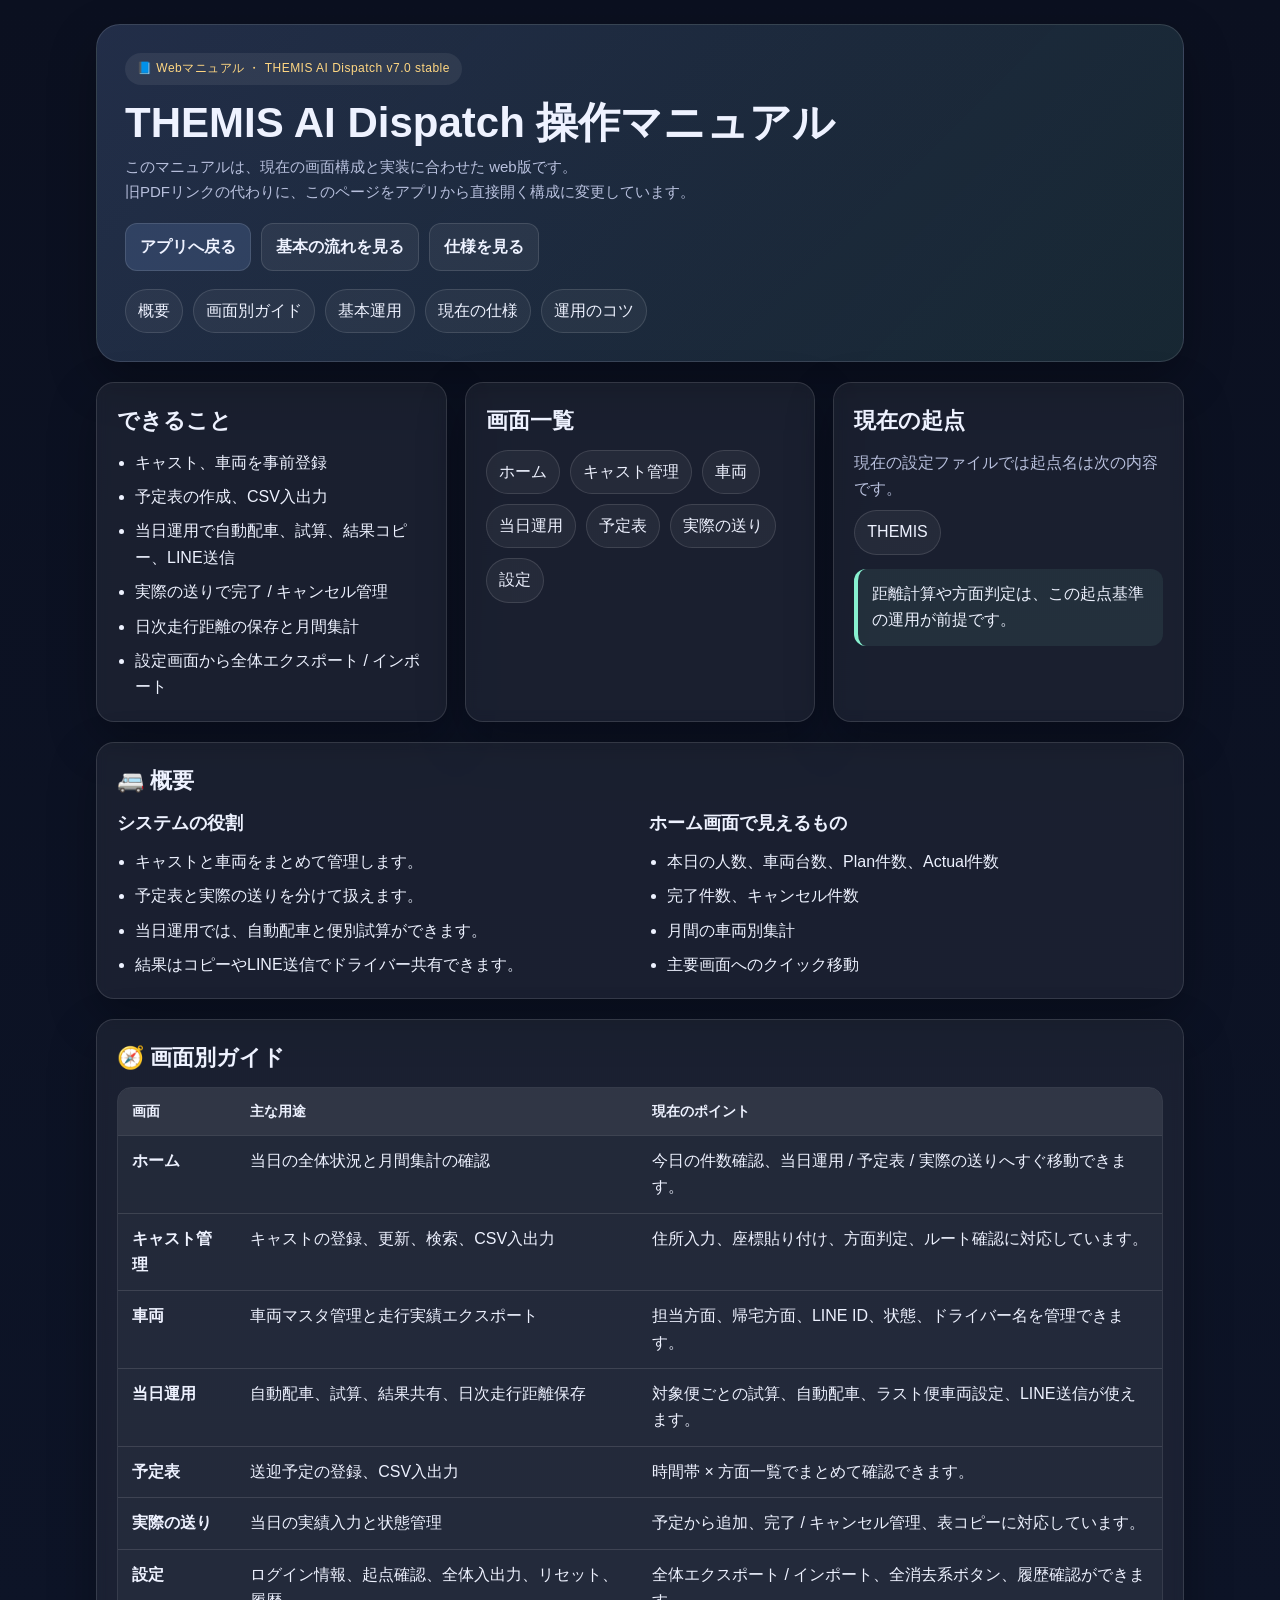
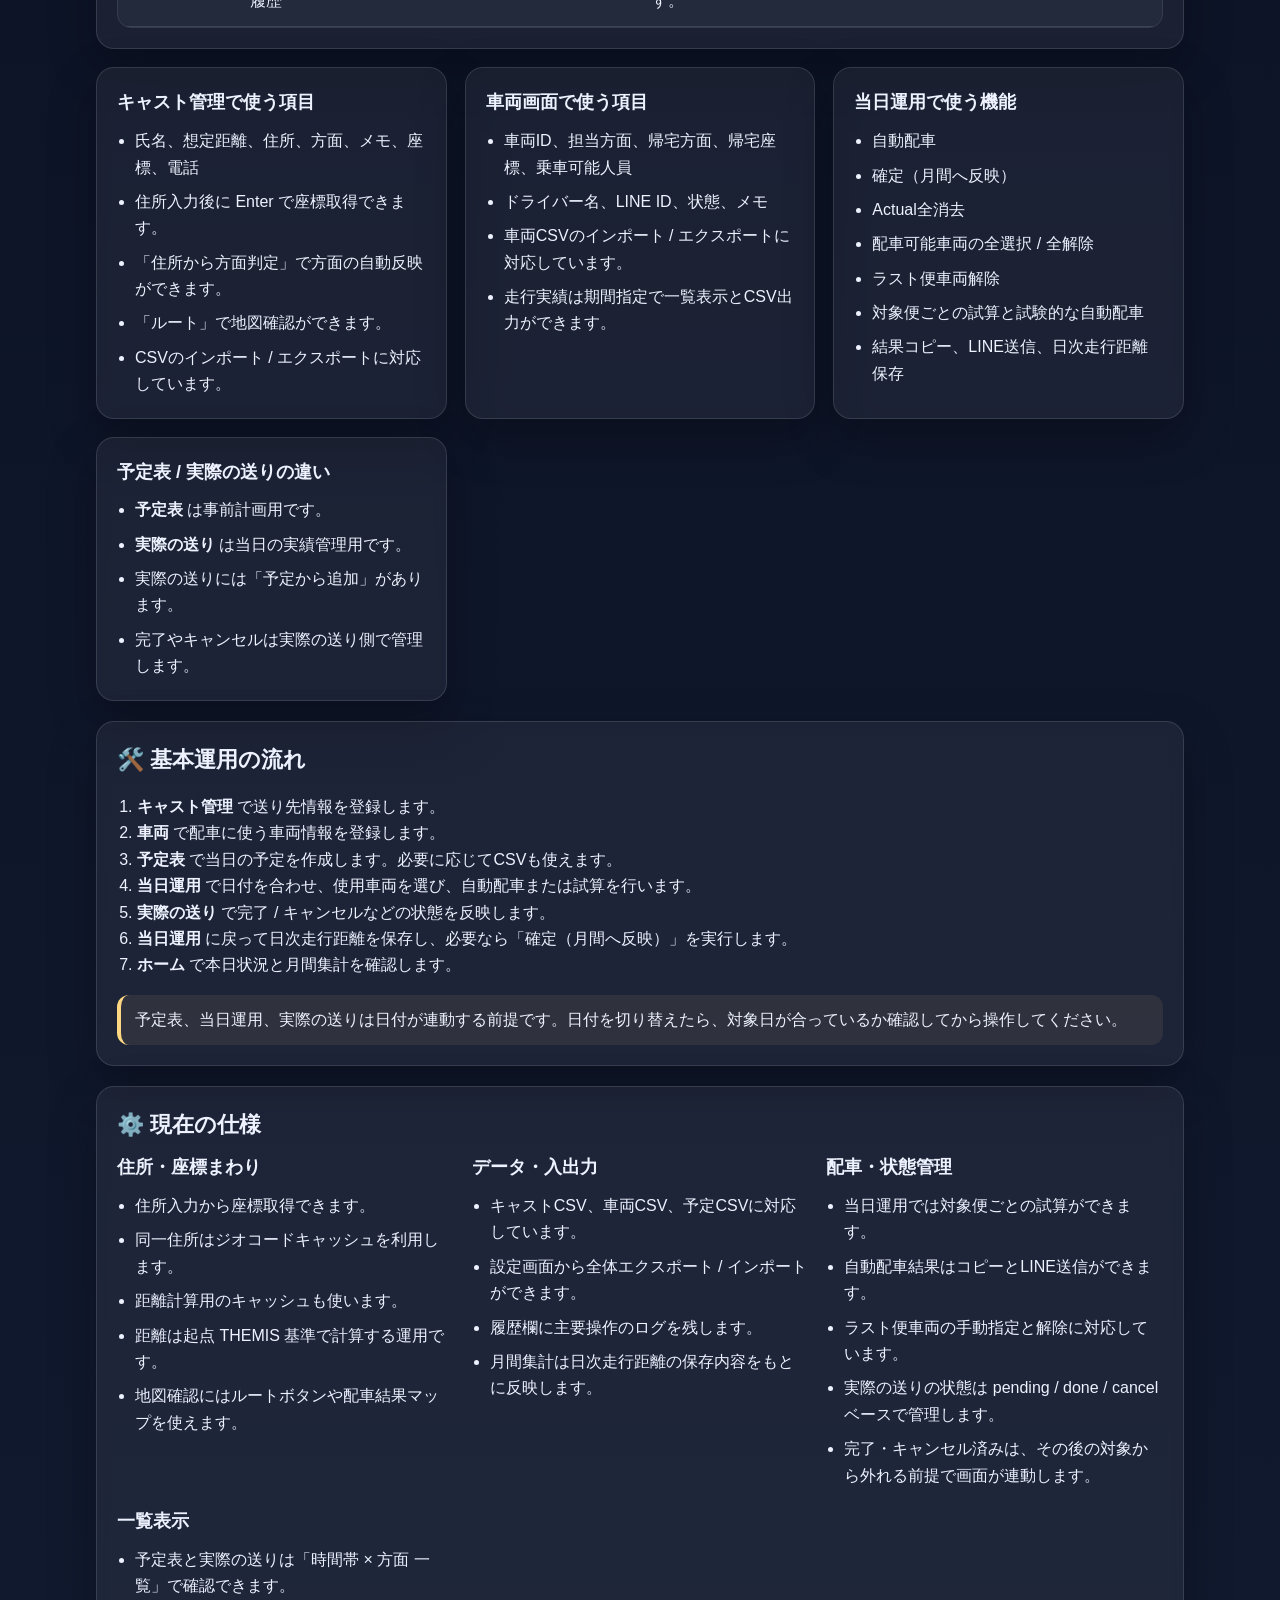
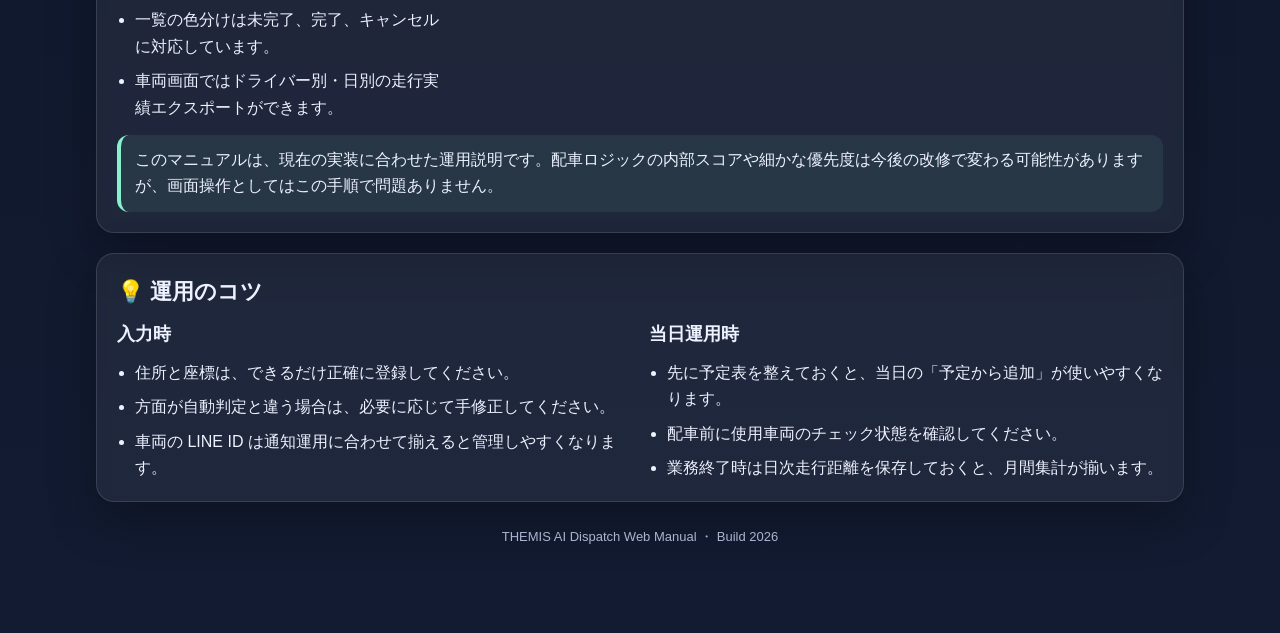
<file: manual.html>
<!DOCTYPE html>
<html lang="ja">
<head>
  <meta charset="UTF-8" />
  <meta name="viewport" content="width=device-width, initial-scale=1.0" />
  <title>THEMIS AI Dispatch Webマニュアル</title>
  <link rel="icon" type="image/png" href="favicon.png" />
  <style>
    :root{
      --bg:#0b1020;
      --bg2:#11182d;
      --card:rgba(255,255,255,.06);
      --line:rgba(255,255,255,.12);
      --text:#eef2ff;
      --muted:#b8c0dd;
      --accent:#8ab4ff;
      --accent2:#87f0cf;
      --warn:#ffd782;
      --shadow:0 18px 48px rgba(0,0,0,.28);
      --radius:18px;
      --max:1120px;
    }
    *{box-sizing:border-box}
    html{scroll-behavior:smooth}
    body{
      margin:0;
      font-family:-apple-system,BlinkMacSystemFont,"Segoe UI",Roboto,"Hiragino Sans","Hiragino Kaku Gothic ProN","Yu Gothic UI","Yu Gothic",Meiryo,sans-serif;
      color:var(--text);
      background:linear-gradient(180deg,var(--bg) 0%,#0d1427 42%,#121b31 100%);
      line-height:1.65;
    }
    a{color:var(--accent)}
    .wrap{max-width:var(--max);margin:0 auto;padding:24px 16px 72px}
    .hero{
      background:linear-gradient(135deg,rgba(138,180,255,.18),rgba(135,240,207,.10));
      border:1px solid var(--line);
      border-radius:24px;
      padding:28px;
      box-shadow:var(--shadow);
    }
    .eyebrow{
      display:inline-flex;
      gap:8px;
      align-items:center;
      padding:6px 12px;
      border-radius:999px;
      background:rgba(255,255,255,.07);
      color:var(--warn);
      font-size:12px;
      letter-spacing:.04em;
    }
    h1{margin:14px 0 8px;font-size:clamp(28px,4vw,42px);line-height:1.15}
    .lead{margin:0;color:var(--muted);font-size:15px}
    .cta-row{display:flex;flex-wrap:wrap;gap:10px;margin-top:18px}
    .btn{
      display:inline-flex;
      align-items:center;
      justify-content:center;
      min-height:42px;
      padding:10px 14px;
      border-radius:12px;
      border:1px solid var(--line);
      background:rgba(255,255,255,.06);
      color:var(--text);
      text-decoration:none;
      font-weight:700;
    }
    .btn.primary{background:rgba(138,180,255,.16)}
    .grid{display:grid;gap:18px;margin-top:20px}
    .grid.top{grid-template-columns:repeat(auto-fit,minmax(220px,1fr))}
    .card{
      background:var(--card);
      border:1px solid var(--line);
      border-radius:var(--radius);
      padding:20px;
      box-shadow:var(--shadow);
      backdrop-filter:blur(6px);
    }
    .card h2{margin:0 0 10px;font-size:22px}
    .card h3{margin:0 0 10px;font-size:18px}
    .muted{color:var(--muted)}
    .pill-list,.toc,.flow,.spec-list{display:flex;flex-wrap:wrap;gap:10px;padding:0;margin:0;list-style:none}
    .pill-list li,.toc a,.flow li,.spec-list li{
      border:1px solid var(--line);
      background:rgba(255,255,255,.05);
      border-radius:999px;
      padding:8px 12px;
      color:var(--text);
      text-decoration:none;
    }
    .toc{margin-top:18px}
    .toc a{display:inline-flex}
    section.anchor{scroll-margin-top:24px}
    .section-title{display:flex;align-items:center;gap:10px;margin:0 0 14px;font-size:26px}
    .two-col{display:grid;grid-template-columns:repeat(auto-fit,minmax(280px,1fr));gap:18px}
    ul.clean{margin:0;padding-left:18px}
    ul.clean li+li{margin-top:8px}
    .table-wrap{overflow:auto;border-radius:14px;border:1px solid var(--line)}
    table{width:100%;border-collapse:collapse;min-width:680px;background:rgba(255,255,255,.04)}
    th,td{padding:12px 14px;border-bottom:1px solid var(--line);vertical-align:top;text-align:left}
    th{background:rgba(255,255,255,.06);font-size:14px}
    .note{
      margin-top:14px;
      padding:12px 14px;
      border-left:4px solid var(--accent2);
      background:rgba(135,240,207,.08);
      border-radius:12px;
    }
    .warn{
      margin-top:14px;
      padding:12px 14px;
      border-left:4px solid var(--warn);
      background:rgba(255,215,130,.08);
      border-radius:12px;
    }
    .footer{margin-top:24px;color:var(--muted);font-size:13px;text-align:center}
    @media (max-width:720px){
      .wrap{padding:16px 12px 56px}
      .hero,.card{padding:18px}
      .section-title{font-size:22px}
    }
  </style>
</head>
<body>
  <div class="wrap">
    <header class="hero">
      <div class="eyebrow">📘 Webマニュアル ・ THEMIS AI Dispatch v7.0 stable</div>
      <h1>THEMIS AI Dispatch 操作マニュアル</h1>
      <p class="lead">
        このマニュアルは、現在の画面構成と実装に合わせた web版です。<br>
        旧PDFリンクの代わりに、このページをアプリから直接開く構成に変更しています。
      </p>
      <div class="cta-row">
        <a class="btn primary" href="dashboard.html">アプリへ戻る</a>
        <a class="btn" href="#flow">基本の流れを見る</a>
        <a class="btn" href="#spec">仕様を見る</a>
      </div>
      <div class="toc">
        <a href="#overview">概要</a>
        <a href="#screens">画面別ガイド</a>
        <a href="#flow">基本運用</a>
        <a href="#spec">現在の仕様</a>
        <a href="#tips">運用のコツ</a>
      </div>
    </header>

    <div class="grid top">
      <article class="card">
        <h2>できること</h2>
        <ul class="clean">
          <li>キャスト、車両を事前登録</li>
          <li>予定表の作成、CSV入出力</li>
          <li>当日運用で自動配車、試算、結果コピー、LINE送信</li>
          <li>実際の送りで完了 / キャンセル管理</li>
          <li>日次走行距離の保存と月間集計</li>
          <li>設定画面から全体エクスポート / インポート</li>
        </ul>
      </article>
      <article class="card">
        <h2>画面一覧</h2>
        <ul class="pill-list">
          <li>ホーム</li>
          <li>キャスト管理</li>
          <li>車両</li>
          <li>当日運用</li>
          <li>予定表</li>
          <li>実際の送り</li>
          <li>設定</li>
        </ul>
      </article>
      <article class="card">
        <h2>現在の起点</h2>
        <p class="muted" style="margin:0 0 8px;">現在の設定ファイルでは起点名は次の内容です。</p>
        <ul class="pill-list"><li>THEMIS</li></ul>
        <div class="note">距離計算や方面判定は、この起点基準の運用が前提です。</div>
      </article>
    </div>

    <section id="overview" class="anchor" style="margin-top:20px;">
      <article class="card">
        <h2 class="section-title">🚐 概要</h2>
        <div class="two-col">
          <div>
            <h3>システムの役割</h3>
            <ul class="clean">
              <li>キャストと車両をまとめて管理します。</li>
              <li>予定表と実際の送りを分けて扱えます。</li>
              <li>当日運用では、自動配車と便別試算ができます。</li>
              <li>結果はコピーやLINE送信でドライバー共有できます。</li>
            </ul>
          </div>
          <div>
            <h3>ホーム画面で見えるもの</h3>
            <ul class="clean">
              <li>本日の人数、車両台数、Plan件数、Actual件数</li>
              <li>完了件数、キャンセル件数</li>
              <li>月間の車両別集計</li>
              <li>主要画面へのクイック移動</li>
            </ul>
          </div>
        </div>
      </article>
    </section>

    <section id="screens" class="anchor" style="margin-top:20px;">
      <article class="card">
        <h2 class="section-title">🧭 画面別ガイド</h2>
        <div class="table-wrap">
          <table>
            <thead>
              <tr>
                <th>画面</th>
                <th>主な用途</th>
                <th>現在のポイント</th>
              </tr>
            </thead>
            <tbody>
              <tr>
                <td><strong>ホーム</strong></td>
                <td>当日の全体状況と月間集計の確認</td>
                <td>今日の件数確認、当日運用 / 予定表 / 実際の送りへすぐ移動できます。</td>
              </tr>
              <tr>
                <td><strong>キャスト管理</strong></td>
                <td>キャストの登録、更新、検索、CSV入出力</td>
                <td>住所入力、座標貼り付け、方面判定、ルート確認に対応しています。</td>
              </tr>
              <tr>
                <td><strong>車両</strong></td>
                <td>車両マスタ管理と走行実績エクスポート</td>
                <td>担当方面、帰宅方面、LINE ID、状態、ドライバー名を管理できます。</td>
              </tr>
              <tr>
                <td><strong>当日運用</strong></td>
                <td>自動配車、試算、結果共有、日次走行距離保存</td>
                <td>対象便ごとの試算、自動配車、ラスト便車両設定、LINE送信が使えます。</td>
              </tr>
              <tr>
                <td><strong>予定表</strong></td>
                <td>送迎予定の登録、CSV入出力</td>
                <td>時間帯 × 方面一覧でまとめて確認できます。</td>
              </tr>
              <tr>
                <td><strong>実際の送り</strong></td>
                <td>当日の実績入力と状態管理</td>
                <td>予定から追加、完了 / キャンセル管理、表コピーに対応しています。</td>
              </tr>
              <tr>
                <td><strong>設定</strong></td>
                <td>ログイン情報、起点確認、全体入出力、リセット、履歴</td>
                <td>全体エクスポート / インポート、全消去系ボタン、履歴確認ができます。</td>
              </tr>
            </tbody>
          </table>
        </div>
      </article>

      <div class="two-col" style="margin-top:18px;">
        <article class="card">
          <h3>キャスト管理で使う項目</h3>
          <ul class="clean">
            <li>氏名、想定距離、住所、方面、メモ、座標、電話</li>
            <li>住所入力後に Enter で座標取得できます。</li>
            <li>「住所から方面判定」で方面の自動反映ができます。</li>
            <li>「ルート」で地図確認ができます。</li>
            <li>CSVのインポート / エクスポートに対応しています。</li>
          </ul>
        </article>
        <article class="card">
          <h3>車両画面で使う項目</h3>
          <ul class="clean">
            <li>車両ID、担当方面、帰宅方面、帰宅座標、乗車可能人員</li>
            <li>ドライバー名、LINE ID、状態、メモ</li>
            <li>車両CSVのインポート / エクスポートに対応しています。</li>
            <li>走行実績は期間指定で一覧表示とCSV出力ができます。</li>
          </ul>
        </article>
        <article class="card">
          <h3>当日運用で使う機能</h3>
          <ul class="clean">
            <li>自動配車</li>
            <li>確定（月間へ反映）</li>
            <li>Actual全消去</li>
            <li>配車可能車両の全選択 / 全解除</li>
            <li>ラスト便車両解除</li>
            <li>対象便ごとの試算と試験的な自動配車</li>
            <li>結果コピー、LINE送信、日次走行距離保存</li>
          </ul>
        </article>
        <article class="card">
          <h3>予定表 / 実際の送りの違い</h3>
          <ul class="clean">
            <li><strong>予定表</strong> は事前計画用です。</li>
            <li><strong>実際の送り</strong> は当日の実績管理用です。</li>
            <li>実際の送りには「予定から追加」があります。</li>
            <li>完了やキャンセルは実際の送り側で管理します。</li>
          </ul>
        </article>
      </div>
    </section>

    <section id="flow" class="anchor" style="margin-top:20px;">
      <article class="card">
        <h2 class="section-title">🛠️ 基本運用の流れ</h2>
        <ol class="clean" style="padding-left:20px;">
          <li><strong>キャスト管理</strong> で送り先情報を登録します。</li>
          <li><strong>車両</strong> で配車に使う車両情報を登録します。</li>
          <li><strong>予定表</strong> で当日の予定を作成します。必要に応じてCSVも使えます。</li>
          <li><strong>当日運用</strong> で日付を合わせ、使用車両を選び、自動配車または試算を行います。</li>
          <li><strong>実際の送り</strong> で完了 / キャンセルなどの状態を反映します。</li>
          <li><strong>当日運用</strong> に戻って日次走行距離を保存し、必要なら「確定（月間へ反映）」を実行します。</li>
          <li><strong>ホーム</strong> で本日状況と月間集計を確認します。</li>
        </ol>
        <div class="warn">
          予定表、当日運用、実際の送りは日付が連動する前提です。日付を切り替えたら、対象日が合っているか確認してから操作してください。
        </div>
      </article>
    </section>

    <section id="spec" class="anchor" style="margin-top:20px;">
      <article class="card">
        <h2 class="section-title">⚙️ 現在の仕様</h2>
        <div class="two-col">
          <div>
            <h3>住所・座標まわり</h3>
            <ul class="clean">
              <li>住所入力から座標取得できます。</li>
              <li>同一住所はジオコードキャッシュを利用します。</li>
              <li>距離計算用のキャッシュも使います。</li>
              <li>距離は起点 THEMIS 基準で計算する運用です。</li>
              <li>地図確認にはルートボタンや配車結果マップを使えます。</li>
            </ul>
          </div>
          <div>
            <h3>データ・入出力</h3>
            <ul class="clean">
              <li>キャストCSV、車両CSV、予定CSVに対応しています。</li>
              <li>設定画面から全体エクスポート / インポートができます。</li>
              <li>履歴欄に主要操作のログを残します。</li>
              <li>月間集計は日次走行距離の保存内容をもとに反映します。</li>
            </ul>
          </div>
          <div>
            <h3>配車・状態管理</h3>
            <ul class="clean">
              <li>当日運用では対象便ごとの試算ができます。</li>
              <li>自動配車結果はコピーとLINE送信ができます。</li>
              <li>ラスト便車両の手動指定と解除に対応しています。</li>
              <li>実際の送りの状態は pending / done / cancel ベースで管理します。</li>
              <li>完了・キャンセル済みは、その後の対象から外れる前提で画面が連動します。</li>
            </ul>
          </div>
          <div>
            <h3>一覧表示</h3>
            <ul class="clean">
              <li>予定表と実際の送りは「時間帯 × 方面 一覧」で確認できます。</li>
              <li>一覧の色分けは未完了、完了、キャンセルに対応しています。</li>
              <li>車両画面ではドライバー別・日別の走行実績エクスポートができます。</li>
            </ul>
          </div>
        </div>
        <div class="note">
          このマニュアルは、現在の実装に合わせた運用説明です。配車ロジックの内部スコアや細かな優先度は今後の改修で変わる可能性がありますが、画面操作としてはこの手順で問題ありません。
        </div>
      </article>
    </section>

    <section id="tips" class="anchor" style="margin-top:20px;">
      <article class="card">
        <h2 class="section-title">💡 運用のコツ</h2>
        <div class="two-col">
          <div>
            <h3>入力時</h3>
            <ul class="clean">
              <li>住所と座標は、できるだけ正確に登録してください。</li>
              <li>方面が自動判定と違う場合は、必要に応じて手修正してください。</li>
              <li>車両の LINE ID は通知運用に合わせて揃えると管理しやすくなります。</li>
            </ul>
          </div>
          <div>
            <h3>当日運用時</h3>
            <ul class="clean">
              <li>先に予定表を整えておくと、当日の「予定から追加」が使いやすくなります。</li>
              <li>配車前に使用車両のチェック状態を確認してください。</li>
              <li>業務終了時は日次走行距離を保存しておくと、月間集計が揃います。</li>
            </ul>
          </div>
        </div>
      </article>
    </section>

    <p class="footer">THEMIS AI Dispatch Web Manual ・ Build 2026</p>
  </div>
</body>
</html>
</file>
